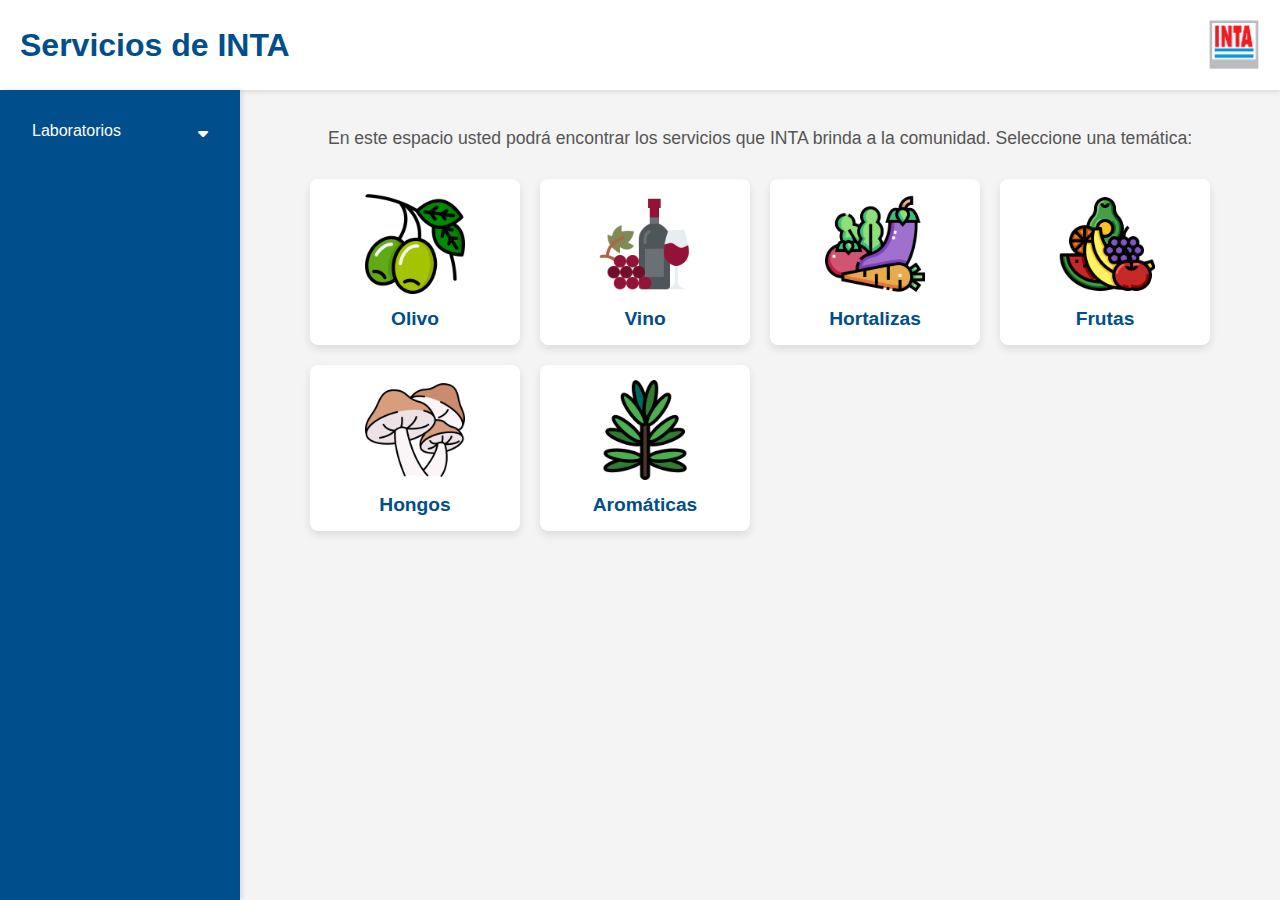
<file: index.html>
<!DOCTYPE html>
<html lang="es">
<head>
    <meta charset="UTF-8">
    <meta name="viewport" content="width=device-width, initial-scale=1.0">
    <title>Servicios de INTA</title>
    <link rel="stylesheet" href="style.css">
    <link rel="stylesheet" href="https://cdnjs.cloudflare.com/ajax/libs/font-awesome/6.0.0-beta3/css/all.min.css">
</head>
<body>
    <header class="main-header">
        <h1 class="header-title">Servicios de INTA</h1>
        <img src="img/logo-inta.png.png" alt="Logo de INTA" class="inta-logo">
    </header>

    <div class="container">
        <aside class="sidebar">
            <div class="dropdown">
                <button class="dropbtn">Laboratorios <i class="fas fa-caret-down"></i></button>
                <div class="dropdown-content">
                    <a href="laboratorio_microbiologia.html">Laboratorio de Microbiología Enológica</a>
                    <a href="laboratorio_biotecnologia.html">Laboratorio de Biotecnología</a>
                    <a href="laboratorio_fitopatologia.html">Laboratorio de Fitopatología</a>
                    <a href="laboratorio_suelo.html">Laboratorio de Suelo</a>
                    <a href="laboratorio_aromas.html">Laboratorio de Aromas y Productos Alimenticios</a>
                    <a href="laboratorio_poscosecha.html">Laboratorio de Poscosecha</a>
                </div>
            </div>
        </aside>

        <main class="main-content">
            <p class="description">En este espacio usted podrá encontrar los servicios que INTA brinda a la comunidad. Seleccione una temática:</p>

            <div class="card-grid">
                <a href="olivo.html" class="card">
                    <img src="img/olivos.png" alt="Olivo">
                    <h3>Olivo</h3>
                </a>
                <a href="vino.html" class="card">
                    <img src="img/vino.png" alt="Vino">
                    <h3>Vino</h3>
                </a>
                <a href="hortalizas.html" class="card">
                    <img src="img/verduras.png" alt="Hortalizas">
                    <h3>Hortalizas</h3>
                </a>
                <a href="frutas.html" class="card">
                    <img src="img/fruta.png" alt="Frutas">
                    <h3>Frutas</h3>
                </a>
                <a href="hongos.html" class="card">
                    <img src="img/champinon.png" alt="Hongos">
                    <h3>Hongos</h3>
                </a>
                <a href="aromaticas.html" class="card">
                    <img src="img/romero.png" alt="Aromáticas">
                    <h3>Aromáticas</h3>
                </a>
            </div>
        </main>
    </div>

    <script>
        document.addEventListener('DOMContentLoaded', () => {
            document.body.classList.add('loaded');
        });

        document.querySelectorAll('a').forEach(anchor => {
            anchor.addEventListener('click', function(e) {
                const href = this.getAttribute('href');
                if (href && href !== '#') {
                    e.preventDefault();
                    document.body.classList.remove('loaded');
                    setTimeout(() => {
                        window.location.href = href;
                    }, 400); 
                }
            });
        });
    </script>
</body>
</html>
</file>
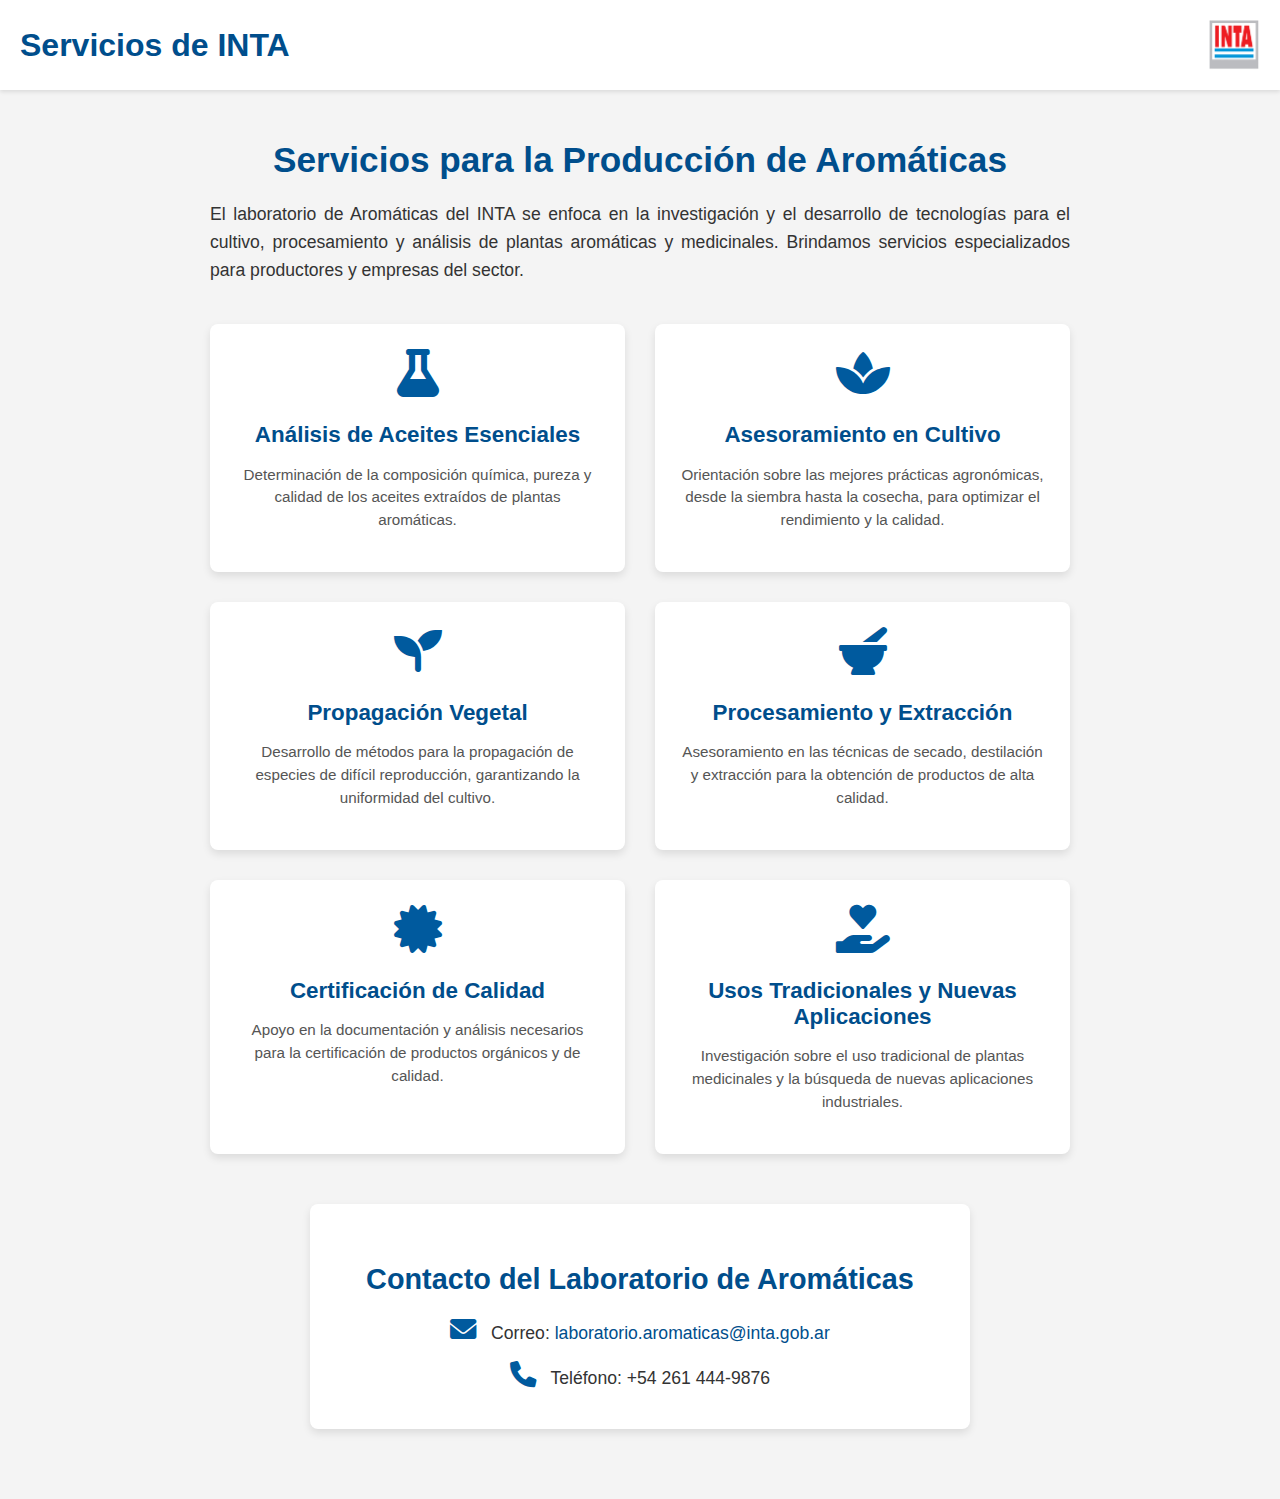
<file: aromaticas.html>
<!DOCTYPE html>
<html lang="es">
<head>
    <meta charset="UTF-8">
    <meta name="viewport" content="width=device-width, initial-scale=1.0">
    <title>Servicios de INTA - Aromáticas</title>
    <link rel="stylesheet" href="style.css">
    <link rel="stylesheet" href="https://cdnjs.cloudflare.com/ajax/libs/font-awesome/6.0.0-beta3/css/all.min.css">
</head>
<body>
    <header class="main-header">
        <h1 class="header-title">Servicios de INTA</h1>
        <img src="img/logo-inta.png.png" alt="Logo de INTA" class="inta-logo">
    </header>

    <div class="container">
        
        <main class="main-content detail-page">
            <h2 class="section-title">Servicios para la Producción de Aromáticas</h2>
            <p class="intro-text">
                El laboratorio de Aromáticas del INTA se enfoca en la investigación y el desarrollo de tecnologías para el cultivo, procesamiento y análisis de plantas aromáticas y medicinales. Brindamos servicios especializados para productores y empresas del sector.
            </p>

            <div class="services-list">
                <div class="service-item">
                    <i class="fas fa-flask icon-primary"></i>
                    <h3>Análisis de Aceites Esenciales</h3>
                    <p>Determinación de la composición química, pureza y calidad de los aceites extraídos de plantas aromáticas.</p>
                </div>
                <div class="service-item">
                    <i class="fas fa-spa icon-primary"></i>
                    <h3>Asesoramiento en Cultivo</h3>
                    <p>Orientación sobre las mejores prácticas agronómicas, desde la siembra hasta la cosecha, para optimizar el rendimiento y la calidad.</p>
                </div>
                <div class="service-item">
                    <i class="fas fa-seedling icon-primary"></i>
                    <h3>Propagación Vegetal</h3>
                    <p>Desarrollo de métodos para la propagación de especies de difícil reproducción, garantizando la uniformidad del cultivo.</p>
                </div>
                <div class="service-item">
                    <i class="fas fa-mortar-pestle icon-primary"></i>
                    <h3>Procesamiento y Extracción</h3>
                    <p>Asesoramiento en las técnicas de secado, destilación y extracción para la obtención de productos de alta calidad.</p>
                </div>
                <div class="service-item">
                    <i class="fas fa-certificate icon-primary"></i>
                    <h3>Certificación de Calidad</h3>
                    <p>Apoyo en la documentación y análisis necesarios para la certificación de productos orgánicos y de calidad.</p>
                </div>
                <div class="service-item">
                    <i class="fas fa-hand-holding-heart icon-primary"></i>
                    <h3>Usos Tradicionales y Nuevas Aplicaciones</h3>
                    <p>Investigación sobre el uso tradicional de plantas medicinales y la búsqueda de nuevas aplicaciones industriales.</p>
                </div>
            </div>

            <div class="contact-info">
                <h3>Contacto del Laboratorio de Aromáticas</h3>
                <p><i class="fas fa-envelope icon-secondary"></i> Correo: <a href="mailto:laboratorio.aromaticas@inta.gob.ar">laboratorio.aromaticas@inta.gob.ar</a></p>
                <p><i class="fas fa-phone icon-secondary"></i> Teléfono: +54 261 444-9876</p>
            </div>
        </main>
    </div>

    <script>
        document.addEventListener('DOMContentLoaded', () => {
            document.body.classList.add('loaded');
        });
    
        document.querySelectorAll('a').forEach(anchor => {
            anchor.addEventListener('click', function(e) {
                const href = this.getAttribute('href');
                if (href && href !== '#') {
                    e.preventDefault();
                    document.body.classList.remove('loaded');
                    setTimeout(() => {
                        window.location.href = href;
                    }, 400); 
                }
            });
        });
    </script>
</body>
</html>
</file>
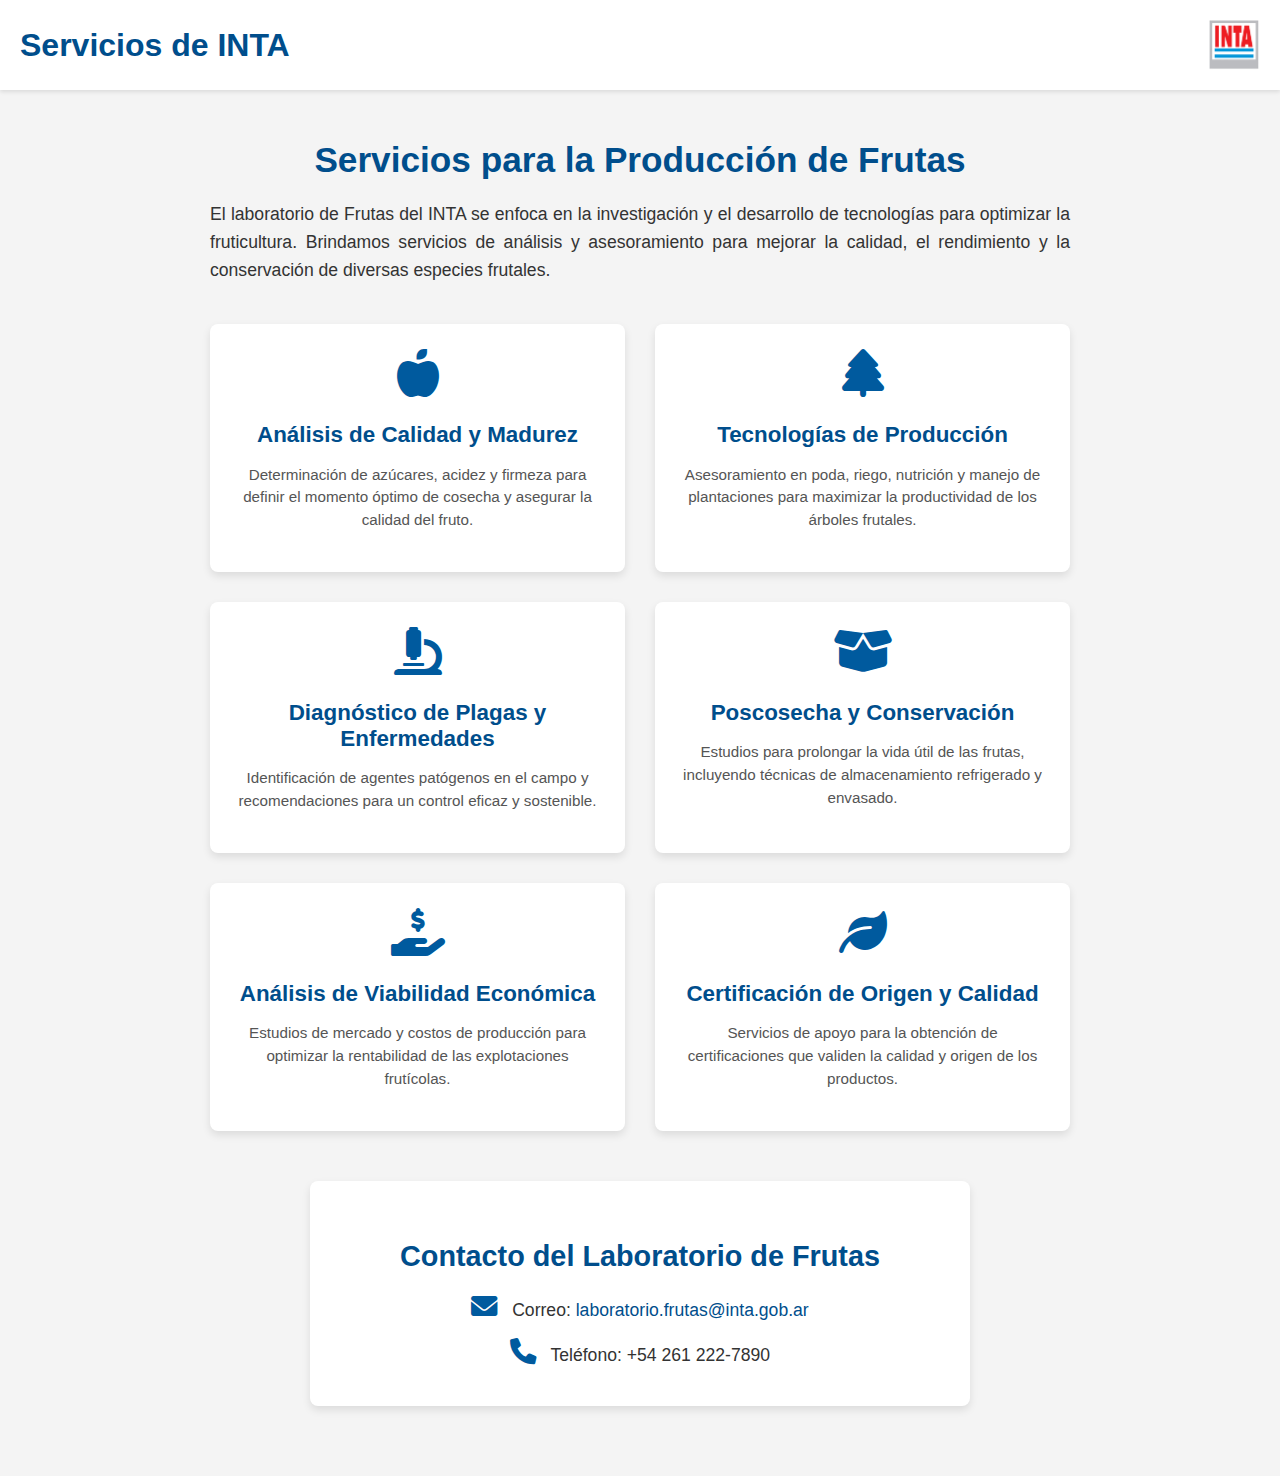
<file: frutas.html>
<!DOCTYPE html>
<html lang="es">
<head>
    <meta charset="UTF-8">
    <meta name="viewport" content="width=device-width, initial-scale=1.0">
    <title>Servicios de INTA - Frutas</title>
    <link rel="stylesheet" href="style.css">
    <link rel="stylesheet" href="https://cdnjs.cloudflare.com/ajax/libs/font-awesome/6.0.0-beta3/css/all.min.css">
</head>
<body>
    <header class="main-header">
        <h1 class="header-title">Servicios de INTA</h1>
        <img src="img/logo-inta.png.png" alt="Logo de INTA" class="inta-logo">
    </header>

    <div class="container">
        
        <main class="main-content detail-page">
            <h2 class="section-title">Servicios para la Producción de Frutas</h2>
            <p class="intro-text">
                El laboratorio de Frutas del INTA se enfoca en la investigación y el desarrollo de tecnologías para optimizar la fruticultura. Brindamos servicios de análisis y asesoramiento para mejorar la calidad, el rendimiento y la conservación de diversas especies frutales.
            </p>

            <div class="services-list">
                <div class="service-item">
                    <i class="fas fa-apple-alt icon-primary"></i>
                    <h3>Análisis de Calidad y Madurez</h3>
                    <p>Determinación de azúcares, acidez y firmeza para definir el momento óptimo de cosecha y asegurar la calidad del fruto.</p>
                </div>
                <div class="service-item">
                    <i class="fas fa-tree icon-primary"></i>
                    <h3>Tecnologías de Producción</h3>
                    <p>Asesoramiento en poda, riego, nutrición y manejo de plantaciones para maximizar la productividad de los árboles frutales.</p>
                </div>
                <div class="service-item">
                    <i class="fas fa-microscope icon-primary"></i>
                    <h3>Diagnóstico de Plagas y Enfermedades</h3>
                    <p>Identificación de agentes patógenos en el campo y recomendaciones para un control eficaz y sostenible.</p>
                </div>
                <div class="service-item">
                    <i class="fas fa-box-open icon-primary"></i>
                    <h3>Poscosecha y Conservación</h3>
                    <p>Estudios para prolongar la vida útil de las frutas, incluyendo técnicas de almacenamiento refrigerado y envasado.</p>
                </div>
                <div class="service-item">
                    <i class="fas fa-hand-holding-usd icon-primary"></i>
                    <h3>Análisis de Viabilidad Económica</h3>
                    <p>Estudios de mercado y costos de producción para optimizar la rentabilidad de las explotaciones frutícolas.</p>
                </div>
                <div class="service-item">
                    <i class="fas fa-leaf icon-primary"></i>
                    <h3>Certificación de Origen y Calidad</h3>
                    <p>Servicios de apoyo para la obtención de certificaciones que validen la calidad y origen de los productos.</p>
                </div>
            </div>

            <div class="contact-info">
                <h3>Contacto del Laboratorio de Frutas</h3>
                <p><i class="fas fa-envelope icon-secondary"></i> Correo: <a href="mailto:laboratorio.frutas@inta.gob.ar">laboratorio.frutas@inta.gob.ar</a></p>
                <p><i class="fas fa-phone icon-secondary"></i> Teléfono: +54 261 222-7890</p>
            </div>
        </main>
    </div>

    <script>
    document.addEventListener('DOMContentLoaded', () => {
        document.body.classList.add('loaded');
    });

    document.querySelectorAll('a').forEach(anchor => {
        anchor.addEventListener('click', function(e) {
            const href = this.getAttribute('href');
            // Verifica que el enlace no sea un marcador de posición ('#')
            if (href && href !== '#') {
                e.preventDefault();
                document.body.classList.remove('loaded');
                setTimeout(() => {
                    // Carga la nueva página en la misma pestaña
                    window.location.href = href;
                }, 400); 
            }
        });
    });
</script>
</body>
</html>
</file>
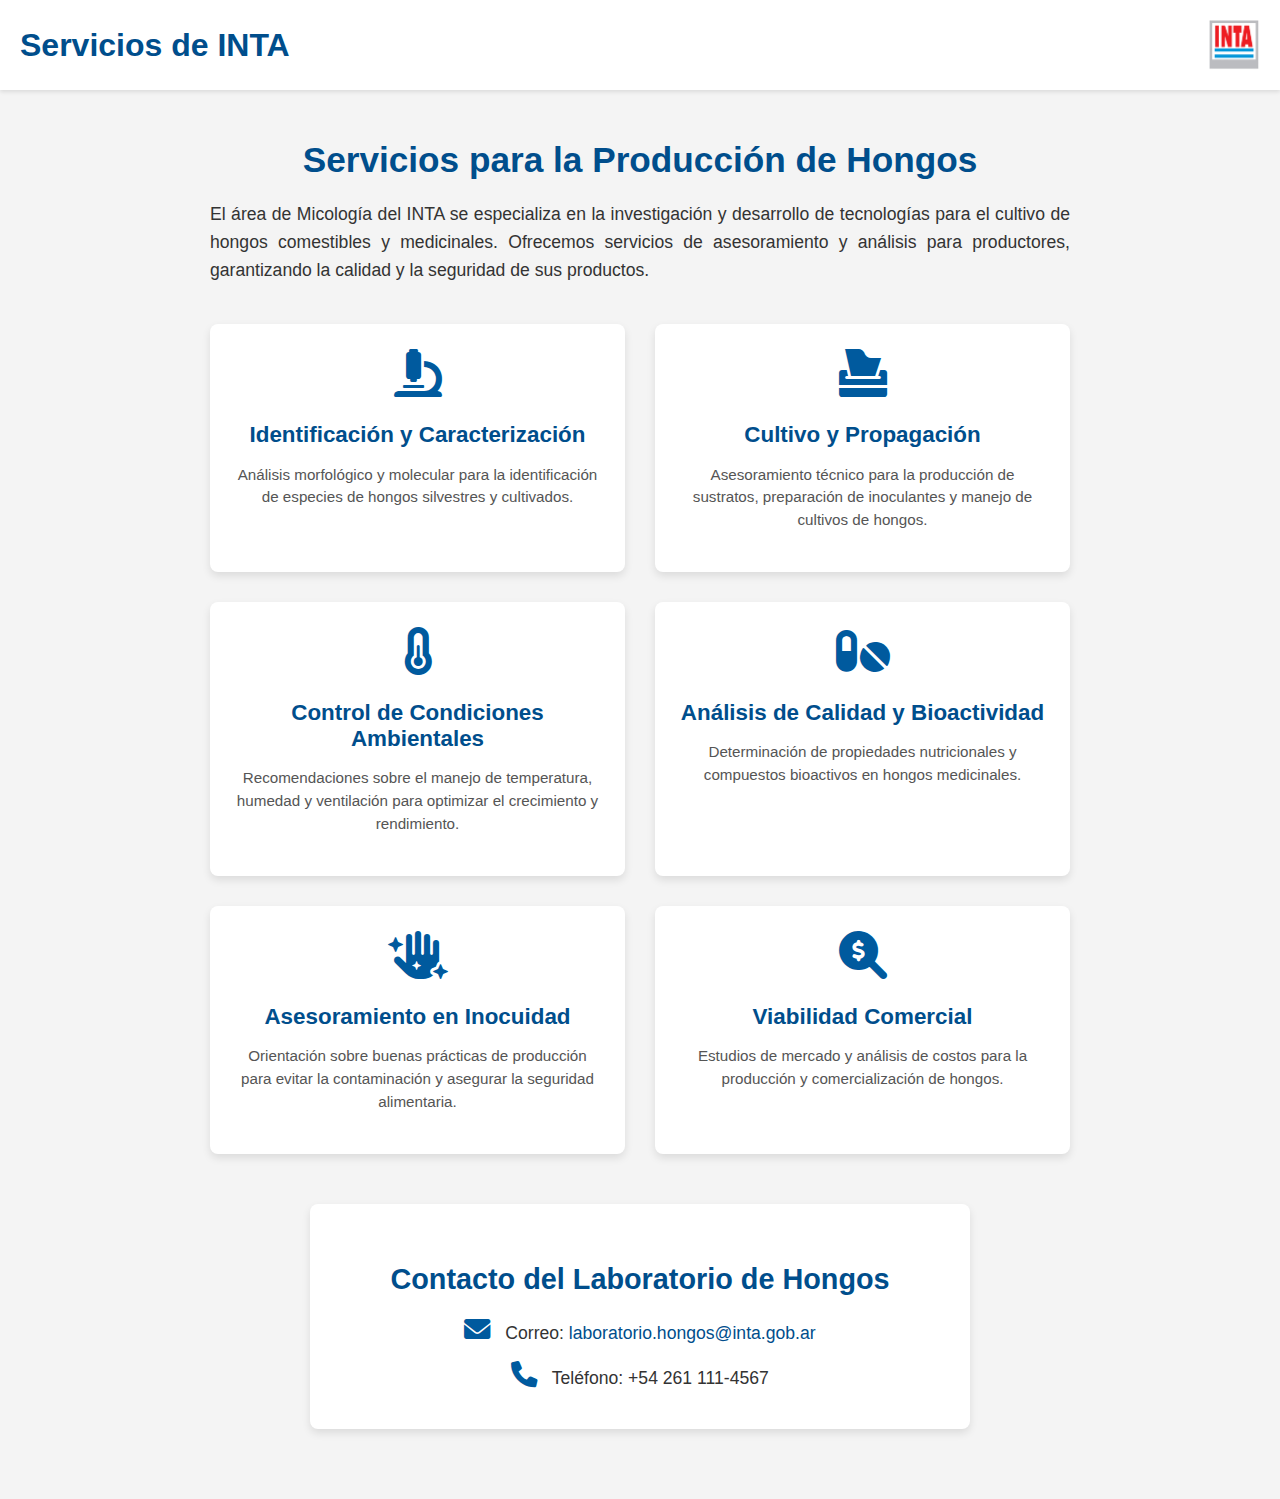
<file: hongos.html>
<!DOCTYPE html>
<html lang="es">
<head>
    <meta charset="UTF-8">
    <meta name="viewport" content="width=device-width, initial-scale=1.0">
    <title>Servicios de INTA - Hongos</title>
    <link rel="stylesheet" href="style.css">
    <link rel="stylesheet" href="https://cdnjs.cloudflare.com/ajax/libs/font-awesome/6.0.0-beta3/css/all.min.css">
</head>
<body>
    <header class="main-header">
        <h1 class="header-title">Servicios de INTA</h1>
        <img src="img/logo-inta.png.png" alt="Logo de INTA" class="inta-logo">
    </header>

    <div class="container">
        
        <main class="main-content detail-page">
            <h2 class="section-title">Servicios para la Producción de Hongos</h2>
            <p class="intro-text">
                El área de Micología del INTA se especializa en la investigación y desarrollo de tecnologías para el cultivo de hongos comestibles y medicinales. Ofrecemos servicios de asesoramiento y análisis para productores, garantizando la calidad y la seguridad de sus productos.
            </p>

            <div class="services-list">
                <div class="service-item">
                    <i class="fas fa-microscope icon-primary"></i>
                    <h3>Identificación y Caracterización</h3>
                    <p>Análisis morfológico y molecular para la identificación de especies de hongos silvestres y cultivados.</p>
                </div>
                <div class="service-item">
                    <i class="fas fa-box-tissue icon-primary"></i>
                    <h3>Cultivo y Propagación</h3>
                    <p>Asesoramiento técnico para la producción de sustratos, preparación de inoculantes y manejo de cultivos de hongos.</p>
                </div>
                <div class="service-item">
                    <i class="fas fa-thermometer-half icon-primary"></i>
                    <h3>Control de Condiciones Ambientales</h3>
                    <p>Recomendaciones sobre el manejo de temperatura, humedad y ventilación para optimizar el crecimiento y rendimiento.</p>
                </div>
                <div class="service-item">
                    <i class="fas fa-pills icon-primary"></i>
                    <h3>Análisis de Calidad y Bioactividad</h3>
                    <p>Determinación de propiedades nutricionales y compuestos bioactivos en hongos medicinales.</p>
                </div>
                <div class="service-item">
                    <i class="fas fa-hand-sparkles icon-primary"></i>
                    <h3>Asesoramiento en Inocuidad</h3>
                    <p>Orientación sobre buenas prácticas de producción para evitar la contaminación y asegurar la seguridad alimentaria.</p>
                </div>
                <div class="service-item">
                    <i class="fas fa-search-dollar icon-primary"></i>
                    <h3>Viabilidad Comercial</h3>
                    <p>Estudios de mercado y análisis de costos para la producción y comercialización de hongos.</p>
                </div>
            </div>

            <div class="contact-info">
                <h3>Contacto del Laboratorio de Hongos</h3>
                <p><i class="fas fa-envelope icon-secondary"></i> Correo: <a href="mailto:laboratorio.hongos@inta.gob.ar">laboratorio.hongos@inta.gob.ar</a></p>
                <p><i class="fas fa-phone icon-secondary"></i> Teléfono: +54 261 111-4567</p>
            </div>
        </main>
    </div>

    <script>
        document.addEventListener('DOMContentLoaded', () => {
            document.body.classList.add('loaded');
        });
    
        document.querySelectorAll('a').forEach(anchor => {
            anchor.addEventListener('click', function(e) {
                const href = this.getAttribute('href');
                if (href && href !== '#') {
                    e.preventDefault();
                    document.body.classList.remove('loaded');
                    setTimeout(() => {
                        window.location.href = href;
                    }, 400); 
                }
            });
        });
    </script>
</body>
</html>
</file>
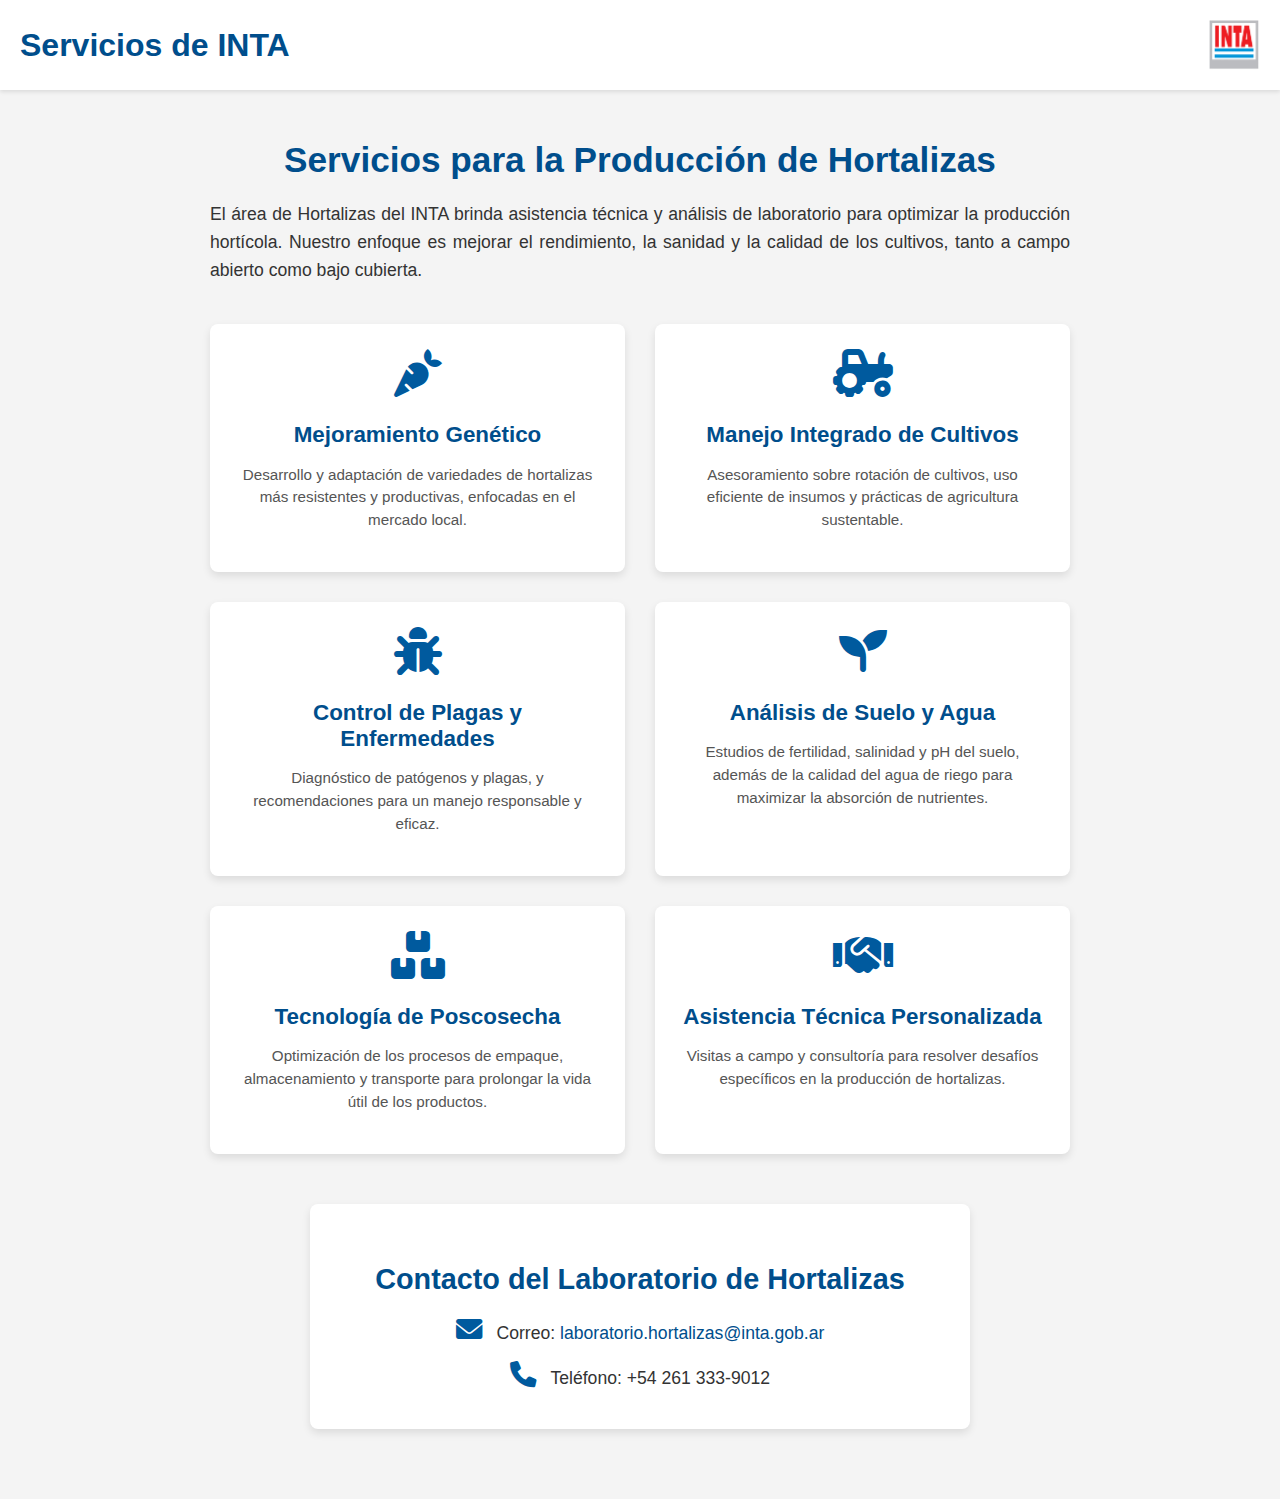
<file: hortalizas.html>
<!DOCTYPE html>
<html lang="es">
<head>
    <meta charset="UTF-8">
    <meta name="viewport" content="width=device-width, initial-scale=1.0">
    <title>Servicios de INTA - Hortalizas</title>
    <link rel="stylesheet" href="style.css">
    <link rel="stylesheet" href="https://cdnjs.cloudflare.com/ajax/libs/font-awesome/6.0.0-beta3/css/all.min.css">
</head>
<body>
    <header class="main-header">
        <h1 class="header-title">Servicios de INTA</h1>
        <img src="img/logo-inta.png.png" alt="Logo de INTA" class="inta-logo">
    </header>

    <div class="container">
        
        <main class="main-content detail-page">
            <h2 class="section-title">Servicios para la Producción de Hortalizas</h2>
            <p class="intro-text">
                El área de Hortalizas del INTA brinda asistencia técnica y análisis de laboratorio para optimizar la producción hortícola. Nuestro enfoque es mejorar el rendimiento, la sanidad y la calidad de los cultivos, tanto a campo abierto como bajo cubierta.
            </p>

            <div class="services-list">
                <div class="service-item">
                    <i class="fas fa-carrot icon-primary"></i>
                    <h3>Mejoramiento Genético</h3>
                    <p>Desarrollo y adaptación de variedades de hortalizas más resistentes y productivas, enfocadas en el mercado local.</p>
                </div>
                <div class="service-item">
                    <i class="fas fa-tractor icon-primary"></i>
                    <h3>Manejo Integrado de Cultivos</h3>
                    <p>Asesoramiento sobre rotación de cultivos, uso eficiente de insumos y prácticas de agricultura sustentable.</p>
                </div>
                <div class="service-item">
                    <i class="fas fa-bug icon-primary"></i>
                    <h3>Control de Plagas y Enfermedades</h3>
                    <p>Diagnóstico de patógenos y plagas, y recomendaciones para un manejo responsable y eficaz.</p>
                </div>
                <div class="service-item">
                    <i class="fas fa-seedling icon-primary"></i>
                    <h3>Análisis de Suelo y Agua</h3>
                    <p>Estudios de fertilidad, salinidad y pH del suelo, además de la calidad del agua de riego para maximizar la absorción de nutrientes.</p>
                </div>
                <div class="service-item">
                    <i class="fas fa-boxes icon-primary"></i>
                    <h3>Tecnología de Poscosecha</h3>
                    <p>Optimización de los procesos de empaque, almacenamiento y transporte para prolongar la vida útil de los productos.</p>
                </div>
                <div class="service-item">
                    <i class="fas fa-handshake icon-primary"></i>
                    <h3>Asistencia Técnica Personalizada</h3>
                    <p>Visitas a campo y consultoría para resolver desafíos específicos en la producción de hortalizas.</p>
                </div>
            </div>

            <div class="contact-info">
                <h3>Contacto del Laboratorio de Hortalizas</h3>
                <p><i class="fas fa-envelope icon-secondary"></i> Correo: <a href="mailto:laboratorio.hortalizas@inta.gob.ar">laboratorio.hortalizas@inta.gob.ar</a></p>
                <p><i class="fas fa-phone icon-secondary"></i> Teléfono: +54 261 333-9012</p>
            </div>
        </main>
    </div>

    <script>
        document.addEventListener('DOMContentLoaded', () => {
            document.body.classList.add('loaded');
        });
    
        document.querySelectorAll('a').forEach(anchor => {
            anchor.addEventListener('click', function(e) {
                const href = this.getAttribute('href');
                if (href && href !== '#') {
                    e.preventDefault();
                    document.body.classList.remove('loaded');
                    setTimeout(() => {
                        window.location.href = href;
                    }, 400); 
                }
            });
        });
    </script>
</body>
</html>
</file>
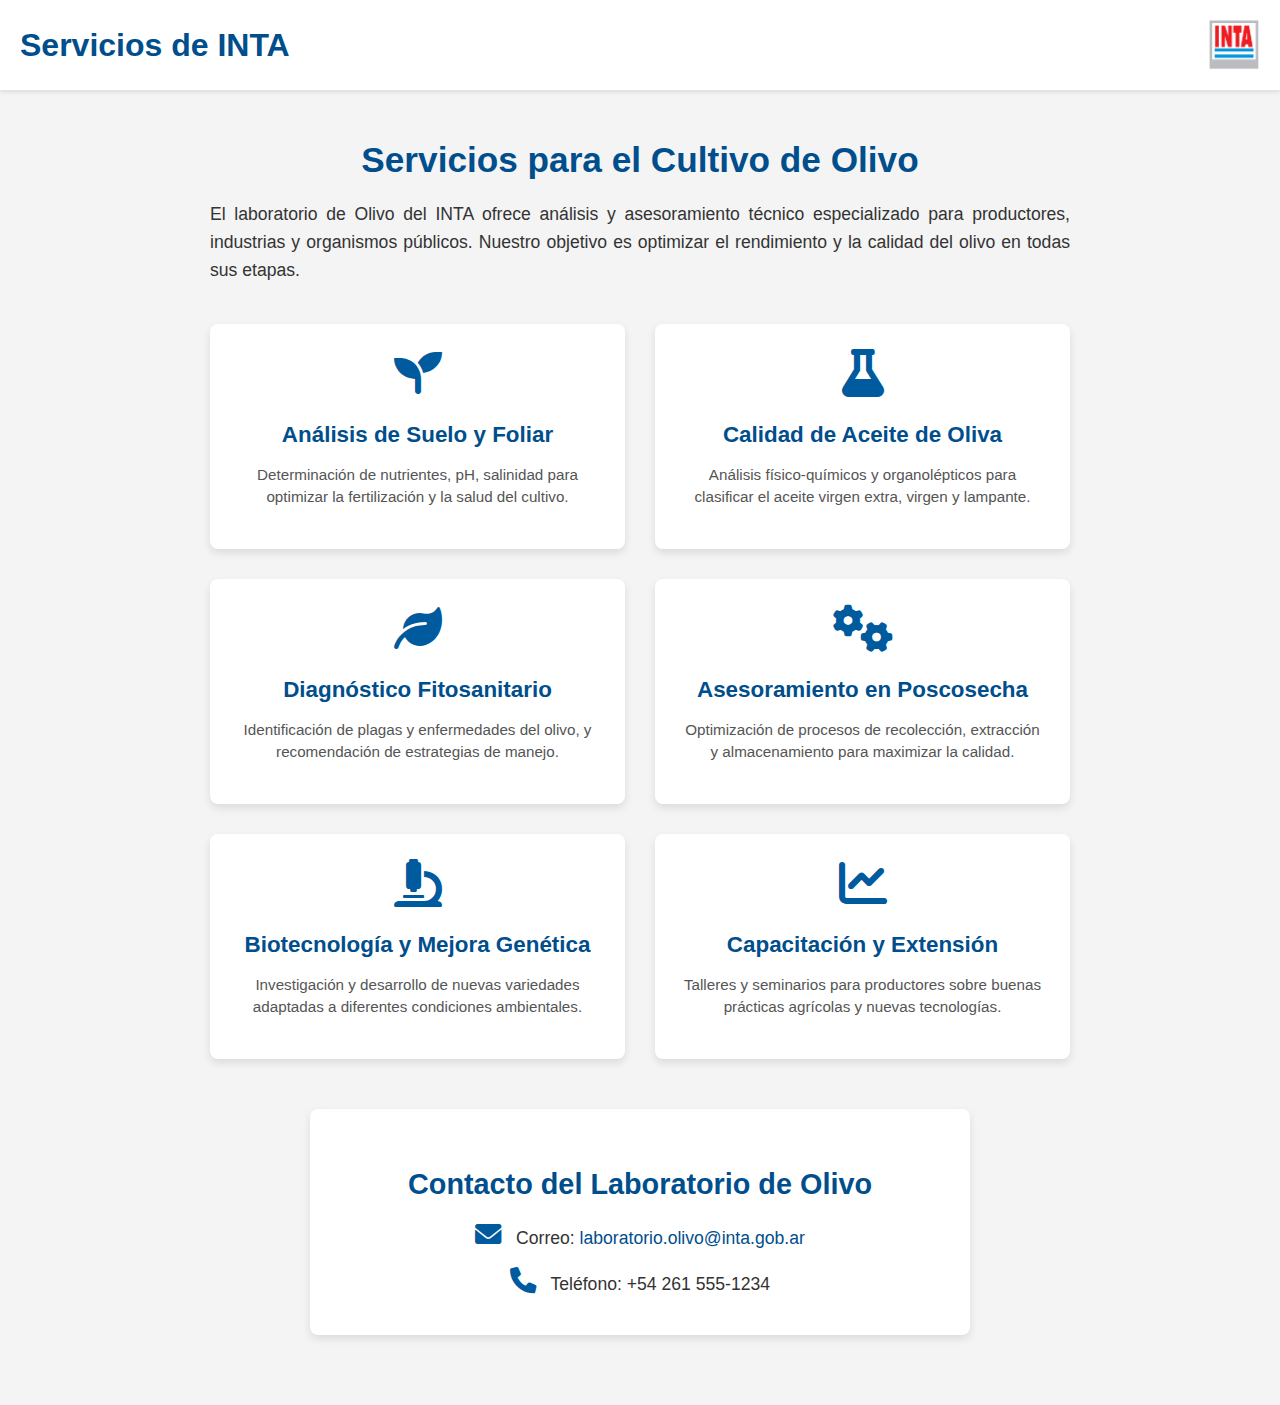
<file: olivo.html>
<!DOCTYPE html>
<html lang="es">
<head>
    <meta charset="UTF-8">
    <meta name="viewport" content="width=device-width, initial-scale=1.0">
    <title>Servicios de INTA - Olivo</title>
    <link rel="stylesheet" href="style.css">
    <link rel="stylesheet" href="https://cdnjs.cloudflare.com/ajax/libs/font-awesome/6.0.0-beta3/css/all.min.css">
</head>
<body>
    <header class="main-header">
        <h1 class="header-title">Servicios de INTA</h1>
        <img src="img/logo-inta.png.png" alt="Logo de INTA" class="inta-logo">
    </header>

    <div class="container">
        <main class="main-content detail-page">
            <h2 class="section-title">Servicios para el Cultivo de Olivo</h2>
            <p class="intro-text">
                El laboratorio de Olivo del INTA ofrece análisis y asesoramiento técnico especializado para productores, industrias y organismos públicos. Nuestro objetivo es optimizar el rendimiento y la calidad del olivo en todas sus etapas.
            </p>

            <div class="services-list">
                <div class="service-item">
                    <i class="fas fa-seedling icon-primary"></i>
                    <h3>Análisis de Suelo y Foliar</h3>
                    <p>Determinación de nutrientes, pH, salinidad para optimizar la fertilización y la salud del cultivo.</p>
                </div>
                <div class="service-item">
                    <i class="fas fa-flask icon-primary"></i>
                    <h3>Calidad de Aceite de Oliva</h3>
                    <p>Análisis físico-químicos y organolépticos para clasificar el aceite virgen extra, virgen y lampante.</p>
                </div>
                <div class="service-item">
                    <i class="fas fa-leaf icon-primary"></i>
                    <h3>Diagnóstico Fitosanitario</h3>
                    <p>Identificación de plagas y enfermedades del olivo, y recomendación de estrategias de manejo.</p>
                </div>
                <div class="service-item">
                    <i class="fas fa-cogs icon-primary"></i>
                    <h3>Asesoramiento en Poscosecha</h3>
                    <p>Optimización de procesos de recolección, extracción y almacenamiento para maximizar la calidad.</p>
                </div>
                <div class="service-item">
                    <i class="fas fa-microscope icon-primary"></i>
                    <h3>Biotecnología y Mejora Genética</h3>
                    <p>Investigación y desarrollo de nuevas variedades adaptadas a diferentes condiciones ambientales.</p>
                </div>
                <div class="service-item">
                    <i class="fas fa-chart-line icon-primary"></i>
                    <h3>Capacitación y Extensión</h3>
                    <p>Talleres y seminarios para productores sobre buenas prácticas agrícolas y nuevas tecnologías.</p>
                </div>
            </div>

            <div class="contact-info">
                <h3>Contacto del Laboratorio de Olivo</h3>
                <p><i class="fas fa-envelope icon-secondary"></i> Correo: <a href="mailto:laboratorio.olivo@inta.gob.ar">laboratorio.olivo@inta.gob.ar</a></p>
                <p><i class="fas fa-phone icon-secondary"></i> Teléfono: +54 261 555-1234</p>
            </div>
        </main>
    </div>

    <script>
    document.addEventListener('DOMContentLoaded', () => {
        document.body.classList.add('loaded');
    });

    document.querySelectorAll('a').forEach(anchor => {
        anchor.addEventListener('click', function(e) {
            const href = this.getAttribute('href');
            // Verifica que el enlace no sea un marcador de posición ('#')
            if (href && href !== '#') {
                e.preventDefault();
                document.body.classList.remove('loaded');
                setTimeout(() => {
                    // Carga la nueva página en la misma pestaña
                    window.location.href = href;
                }, 400); 
            }
        });
    });
</script>
</body>
</html>
</file>
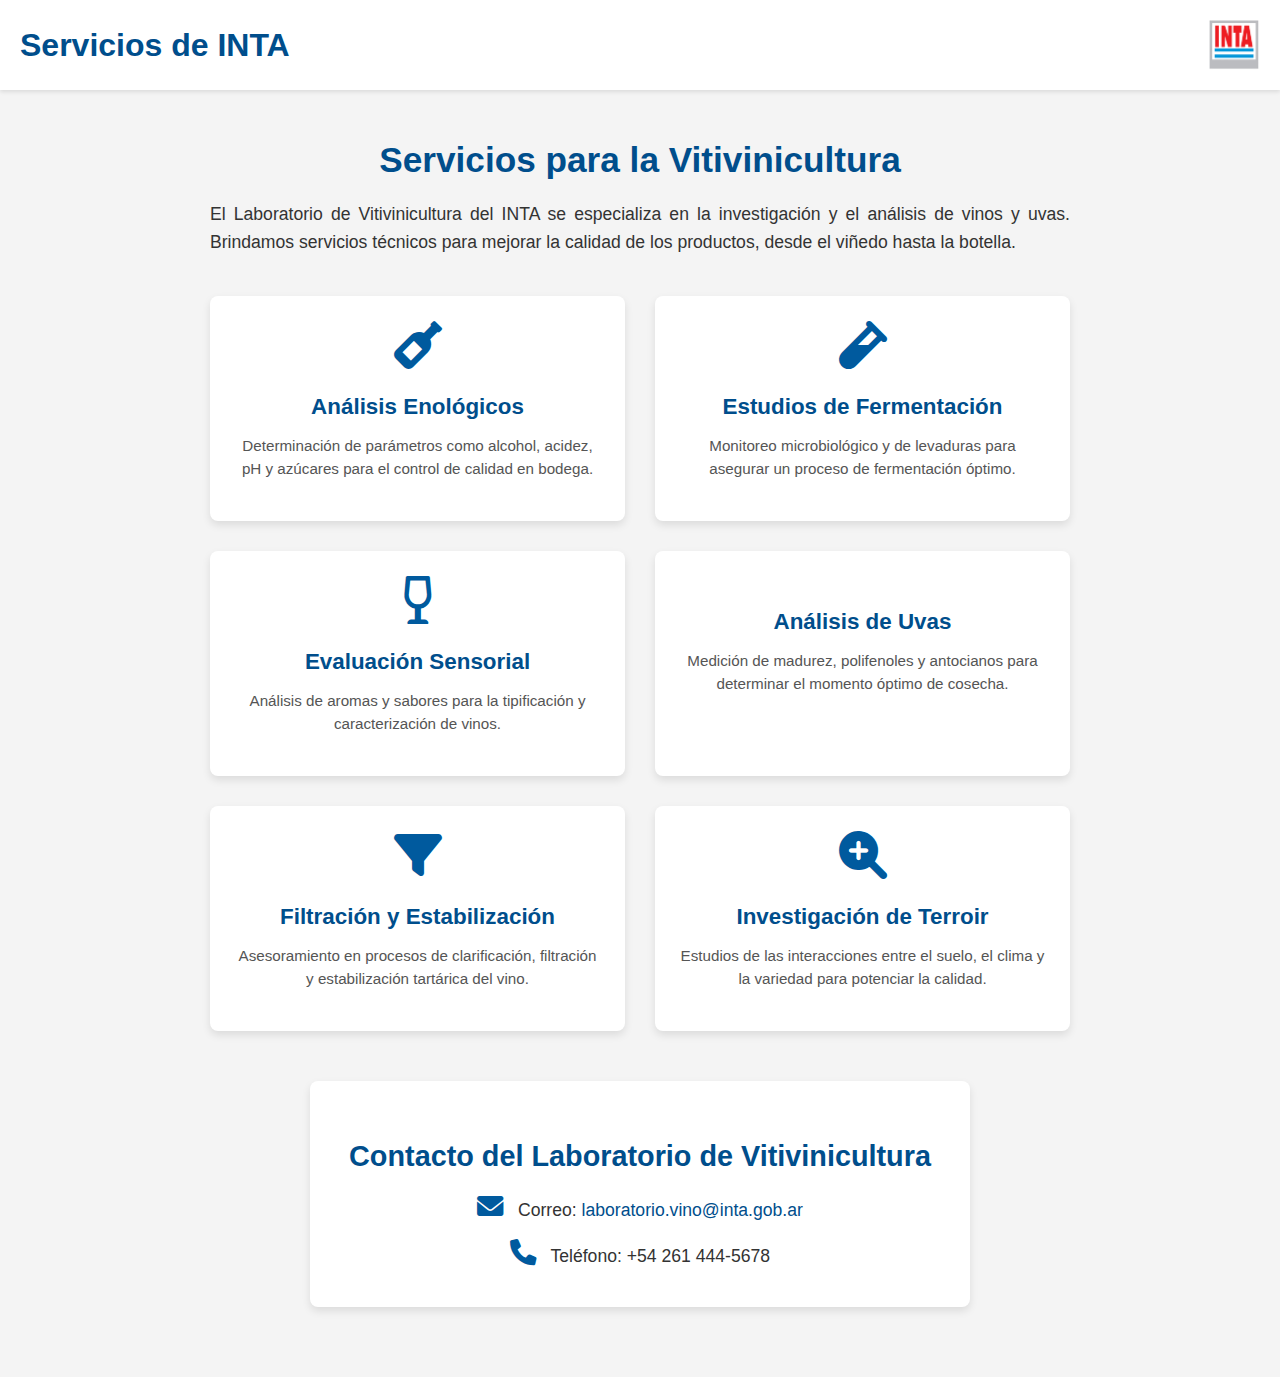
<file: vino.html>
<!DOCTYPE html>
<html lang="es">
<head>
    <meta charset="UTF-8">
    <meta name="viewport" content="width=device-width, initial-scale=1.0">
    <title>Servicios de INTA - Vino</title>
    <link rel="stylesheet" href="style.css">
    <link rel="stylesheet" href="https://cdnjs.cloudflare.com/ajax/libs/font-awesome/6.0.0-beta3/css/all.min.css">
</head>
<body>
    <header class="main-header">
        <h1 class="header-title">Servicios de INTA</h1>
        <img src="img/logo-inta.png.png" alt="Logo de INTA" class="inta-logo">
    </header>

    <div class="container">
        
        <main class="main-content detail-page">
            <h2 class="section-title">Servicios para la Vitivinicultura</h2>
            <p class="intro-text">
                El Laboratorio de Vitivinicultura del INTA se especializa en la investigación y el análisis de vinos y uvas. Brindamos servicios técnicos para mejorar la calidad de los productos, desde el viñedo hasta la botella.
            </p>

            <div class="services-list">
                <div class="service-item">
                    <i class="fas fa-wine-bottle icon-primary"></i>
                    <h3>Análisis Enológicos</h3>
                    <p>Determinación de parámetros como alcohol, acidez, pH y azúcares para el control de calidad en bodega.</p>
                </div>
                <div class="service-item">
                    <i class="fas fa-vial icon-primary"></i>
                    <h3>Estudios de Fermentación</h3>
                    <p>Monitoreo microbiológico y de levaduras para asegurar un proceso de fermentación óptimo.</p>
                </div>
                <div class="service-item">
                    <i class="fas fa-wine-glass-alt icon-primary"></i>
                    <h3>Evaluación Sensorial</h3>
                    <p>Análisis de aromas y sabores para la tipificación y caracterización de vinos.</p>
                </div>
                <div class="service-item">
                    <i class="fas fa-grape icon-primary"></i>
                    <h3>Análisis de Uvas</h3>
                    <p>Medición de madurez, polifenoles y antocianos para determinar el momento óptimo de cosecha.</p>
                </div>
                <div class="service-item">
                    <i class="fas fa-filter icon-primary"></i>
                    <h3>Filtración y Estabilización</h3>
                    <p>Asesoramiento en procesos de clarificación, filtración y estabilización tartárica del vino.</p>
                </div>
                <div class="service-item">
                    <i class="fas fa-search-plus icon-primary"></i>
                    <h3>Investigación de Terroir</h3>
                    <p>Estudios de las interacciones entre el suelo, el clima y la variedad para potenciar la calidad.</p>
                </div>
            </div>

            <div class="contact-info">
                <h3>Contacto del Laboratorio de Vitivinicultura</h3>
                <p><i class="fas fa-envelope icon-secondary"></i> Correo: <a href="mailto:laboratorio.vino@inta.gob.ar">laboratorio.vino@inta.gob.ar</a></p>
                <p><i class="fas fa-phone icon-secondary"></i> Teléfono: +54 261 444-5678</p>
            </div>
        </main>
    </div>

    <script>
        document.addEventListener('DOMContentLoaded', () => {
            document.body.classList.add('loaded');
        });
    
        document.querySelectorAll('a').forEach(anchor => {
            anchor.addEventListener('click', function(e) {
                const href = this.getAttribute('href');
                if (href && href !== '#') {
                    e.preventDefault();
                    document.body.classList.remove('loaded');
                    setTimeout(() => {
                        window.location.href = href;
                    }, 400); 
                }
            });
        });
    </script>
</body>
</html>
</file>
<file: style.css>
body {
    font-family: Arial, sans-serif;
    margin: 0;
    padding: 0;
    background-color: #f4f4f4;
    color: #333;
}

.main-header {
    display: flex;
    justify-content: space-between;
    align-items: center;
    padding: 20px;
    background-color: white;
    box-shadow: 0 2px 4px rgba(0,0,0,0.1);
}

.header-title {
    margin: 0;
    font-size: 2em;
    color: #004E8C;
}

.inta-logo {
    height: 50px;
    width: auto;
}

.container {
    display: flex;
    min-height: calc(100vh - 90px);
}

.sidebar {
    width: 200px;
    background-color: #004E8C;
    color: white;
    padding: 20px;
    box-shadow: 2px 0 5px rgba(0,0,0,0.1);
}

.main-content {
    flex-grow: 1;
    padding: 20px;
}

.description {
    text-align: center;
    margin-bottom: 30px;
    font-size: 1.1em;
    color: #555;
}

/* Estilos para el Menú Desplegable */
.dropdown {
    position: relative;
    display: inline-block;
    width: 100%;
}

.dropbtn {
    background-color: #004E8C;
    color: white;
    padding: 12px;
    font-size: 16px;
    border: none;
    cursor: pointer;
    width: 100%;
    text-align: left;
}

.dropdown-content {
    display: none;
    position: absolute;
    background-color: #003a66;
    min-width: 230px;
    box-shadow: 0px 8px 16px 0px rgba(0,0,0,0.2);
    z-index: 1;
    left: 100%;
    top: 0;
}

.dropdown-content a {
    color: white;
    padding: 12px 16px;
    text-decoration: none;
    display: block;
    white-space: nowrap;
}

.dropdown-content a:hover {
    background-color: #005a9e;
}

.dropdown:hover .dropdown-content {
    display: block;
}

.dropbtn .fa-caret-down {
    float: right;
    margin-top: 3px;
}

/* Estilos para las Tarjetas */
.card-grid {
    display: grid;
    grid-template-columns: repeat(auto-fit, minmax(200px, 1fr));
    gap: 20px;
    justify-content: center;
    max-width: 900px;
    margin: 0 auto;
}

.card {
    background-color: white;
    border-radius: 8px;
    box-shadow: 0 4px 8px rgba(0,0,0,0.1);
    text-align: center;
    padding: 15px;
    cursor: pointer;
    transition: transform 0.2s ease-in-out, box-shadow 0.2s ease-in-out;
}

.card:hover {
    transform: translateY(-5px);
    box-shadow: 0 6px 12px rgba(0,0,0,0.15);
}

.card img {
    max-width: 100%;
    height: 100px;
    object-fit: cover;
    border-radius: 4px;
    margin-bottom: 10px;
}

.card h3 {
    color: #004E8C;
    margin: 0;
    font-size: 1.2em;
}

/* Media Queries para responsividad */
@media (max-width: 768px) {
    .main-header {
        flex-direction: column;
        text-align: center;
    }
    .header-title {
        margin-bottom: 10px;
    }
    .container {
        flex-direction: column;
    }
    .sidebar {
        width: 15%;
        height: auto;
        padding: 10px 20px;
        box-shadow: 0 2px 5px rgba(0,0,0,0.1);
    }
    .dropdown-content {
        position: static;
        left: auto;
        top: auto;
        width: 100%;
    }
    .dropbtn {
        text-align: center;
    }
    .dropbtn .fa-caret-down {
        float: none;
        margin-left: 10px;
    }
    .card-grid {
        grid-template-columns: 1fr;
        max-width: 400px;
    }
}
/* Estilos específicos para las páginas de detalle (como olivo.html) */
.main-content.detail-page {
    max-width: 900px; /* Limita el ancho del contenido principal en estas páginas */
    margin: 0 auto; /* Centra el contenido */
}

.section-title {
    color: #004E8C;
    text-align: center;
    margin-top: 30px;
    margin-bottom: 20px;
    font-size: 2.2em;
}

.intro-text {
    text-align: justify;
    margin-bottom: 40px;
    font-size: 1.1em;
    line-height: 1.6;
    padding: 0 20px; /* Pequeño padding para que no toque los bordes */
}

.services-list {
    display: grid;
    grid-template-columns: repeat(auto-fit, minmax(280px, 1fr)); /* 2 o 3 columnas */
    gap: 30px;
    margin-bottom: 50px;
    padding: 0 20px;
}

.service-item {
    background-color: white;
    border-radius: 8px;
    box-shadow: 0 4px 8px rgba(0,0,0,0.1);
    padding: 25px;
    text-align: center;
    transition: transform 0.2s ease-in-out, box-shadow 0.2s ease-in-out;
}

.service-item:hover {
    transform: translateY(-5px);
    box-shadow: 0 6px 12px rgba(0,0,0,0.15);
}

.service-item h3 {
    color: #004E8C;
    margin-top: 15px;
    margin-bottom: 10px;
    font-size: 1.4em;
}

.service-item p {
    font-size: 0.95em;
    color: #555;
    line-height: 1.5;
}

.service-item .icon-primary {
    font-size: 3em;
    color: #005a9e; /* Un tono de azul ligeramente diferente para los iconos */
    margin-bottom: 10px;
}

.contact-info {
    text-align: center;
    background-color: white;
    padding: 30px;
    border-radius: 8px;
    box-shadow: 0 4px 8px rgba(0,0,0,0.1);
    max-width: 600px; /* Limita el ancho del bloque de contacto */
    margin: 0 auto 50px auto; /* Centra el bloque y añade margen inferior */
}

.contact-info h3 {
    color: #004E8C;
    margin-bottom: 20px;
    font-size: 1.8em;
}

.contact-info p {
    font-size: 1.1em;
    margin-bottom: 10px;
}

.contact-info a {
    color: #004E8C;
    text-decoration: none;
}

.contact-info a:hover {
    text-decoration: underline;
}

.contact-info .icon-secondary {
    font-size: 1.5em;
    color: #005a9e;
    margin-right: 10px;
}

/* Adaptación para pantallas pequeñas */
@media (max-width: 768px) {
    .section-title {
        font-size: 1.8em;
    }
    .intro-text {
        font-size: 1em;
        padding: 0 10px;
    }
    .services-list {
        grid-template-columns: 1fr; /* Una columna en móviles */
        padding: 0 10px;
    }
    .service-item {
        padding: 20px;
    }
    .contact-info {
        padding: 20px;
        margin-left: 10px;
        margin-right: 10px;
    }
}
/* Animación de entrada y salida para fundido suave */
body {
    opacity: 1;
    transition: opacity 0.5s ease-in-out;
}

body.fade-out {
    opacity: 1;
}
/* Elimina el subrayado de los enlaces que actúan como tarjetas */
.card {
    text-decoration: none;
}
</file>
